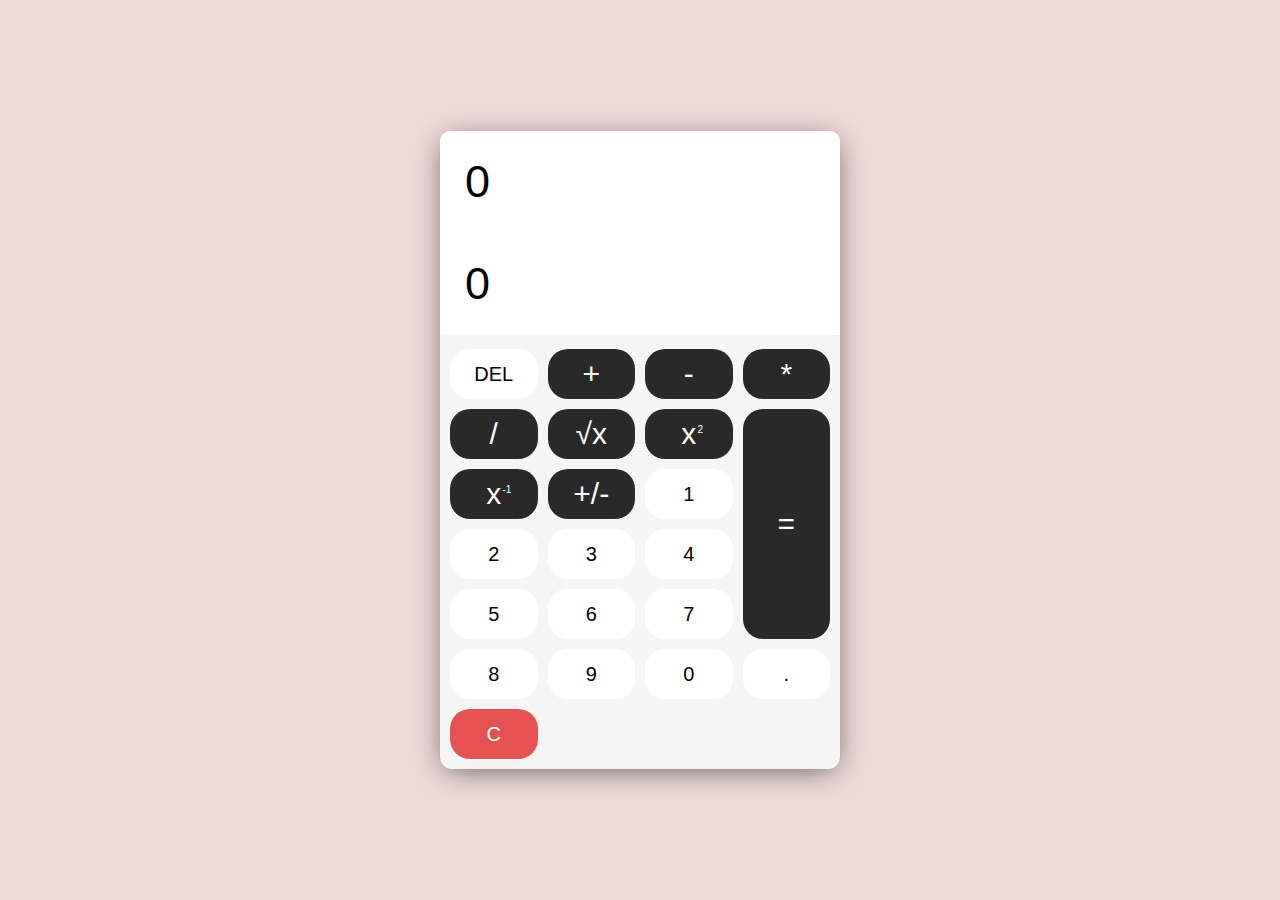
<file: calculator/index.html>
<!DOCTYPE html>
<html lang="en">
  <head>
    <meta charset="UTF-8" />
    <meta name="viewport" content="width=device-width, initial-scale=1.0" />
    <title>Basic Calculator</title>
    <link rel="icon" type="image/png" href="icon.png" />
    <link rel="stylesheet" href="style.css" />
  </head>
  <body>
    <div class="calculator">
      <div class="calculator-display">
        <h1>0</h1>
        <div></div>
        <h1>0</h1>
      </div>
      <div class="calculator-button">
        <button class="delete" value="DEL">DEL</button>
        <button class="operator" value="+">+</button>
        <button class="operator" value="-">-</button>
        <button class="operator" value="*">*</button>
        <button class="operator" value="/">/</button>
        <button class="operation" value="sqrt">&radic;x</button>
        <button class="operation" value="sqr">x<span class="upper">2</span></button>
        <button class="operation" value="^-1">x<span class="upper">-1</span></button>
        <button class="plusOrMinus" value="+/-">+/-</button>


        <button value="1">1</button>
        <button value="2">2</button>
        <button value="3">3</button>

        <button value="4">4</button>
        <button value="5">5</button>
        <button value="6">6</button>

        <button value="7">7</button>
        <button value="8">8</button>
        <button value="9">9</button>

        <button value="0">0</button>
        <button class="decimal" value=".">.</button>
        <button class="clear" id="clear-btn">C</button>
        <button class="equal-sign operator" value="=">=</button>
      </div>
    </div>
    <!-- Script -->
    <script src="script.js"></script>
  </body>
</html>
</file>
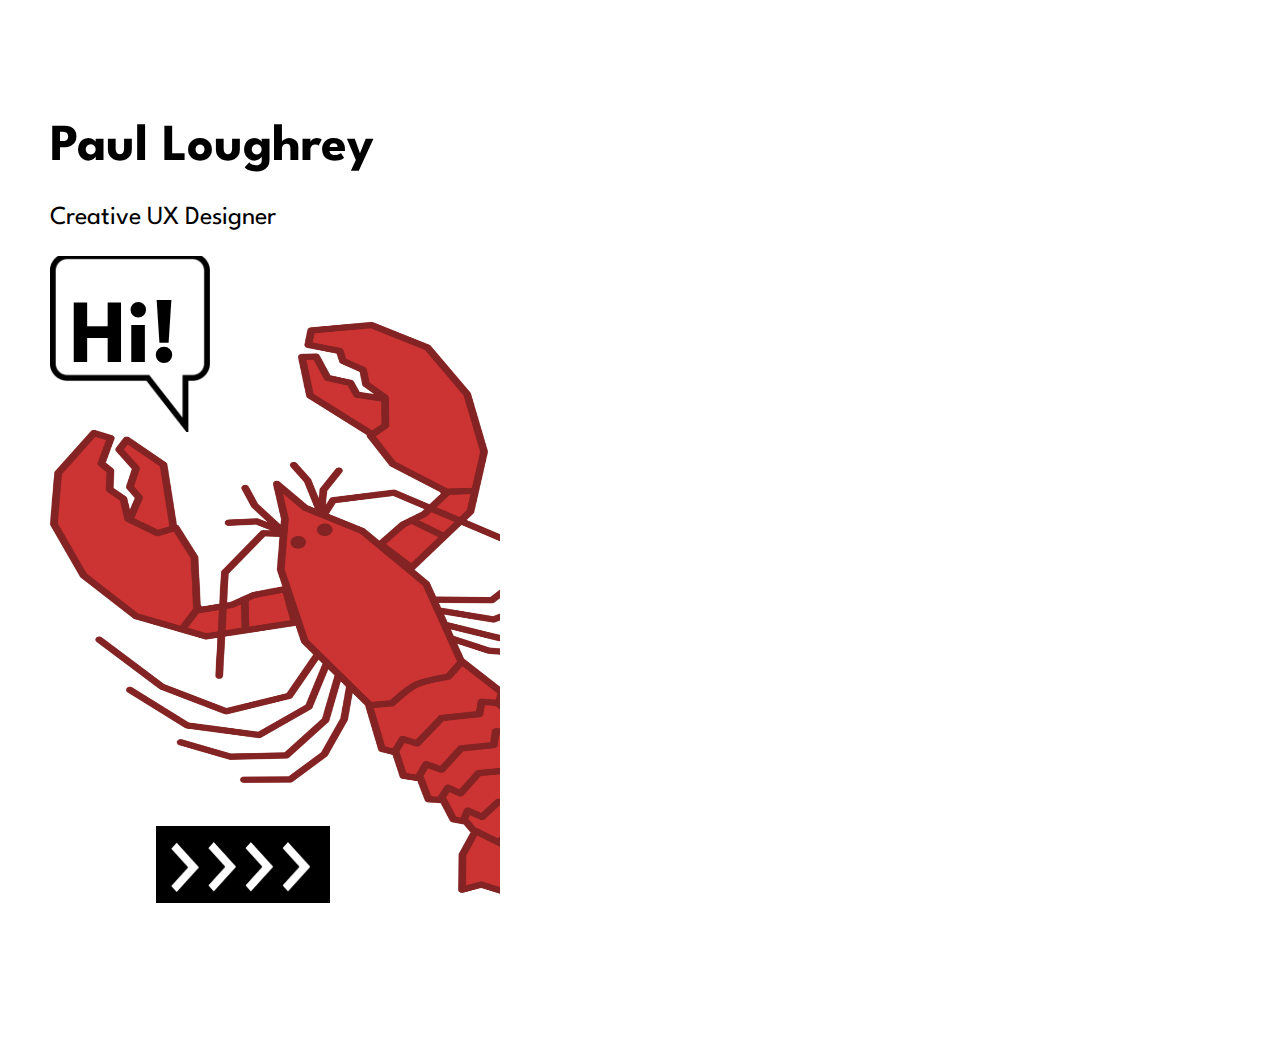
<file: lab1/index.html>
<!DOCTYPE html>
<html lang="en">

<head>
    <meta charset="UTF-8">
    <meta http-equiv="X-UA-Compatible" content="IE=edge">
    <meta name="viewport" content="width=device-width, initial-scale=1.0">
    <title>Splash</title>
    <link rel="stylesheet" href="style.css">
    <link rel="preconnect" href="https://fonts.googleapis.com">
    <link rel="preconnect" href="https://fonts.gstatic.com" crossorigin>
    <link href="https://fonts.googleapis.com/css2?family=League+Spartan:wght@400;600;800&display=swap" rel="stylesheet">
</head>

<body>
    <div class="splash">
        <div class="container">
            <h1 class="text_one">Paul Loughrey</h1>
            <p class="text">Creative UX Designer</p>
            <div class="shape">
                <p class="message">
                    Hi!
                </p>
            </div>
            <img class="lobster" src="./img/lobster1.png" alt="lobster">
            <a href="index2.html">
                <div class="form">
                    <img class="arrows" src="./img/Group 1.png" alt="">
                </div>
            </a>
        </div>
    </div>
</body>

</html>
</file>
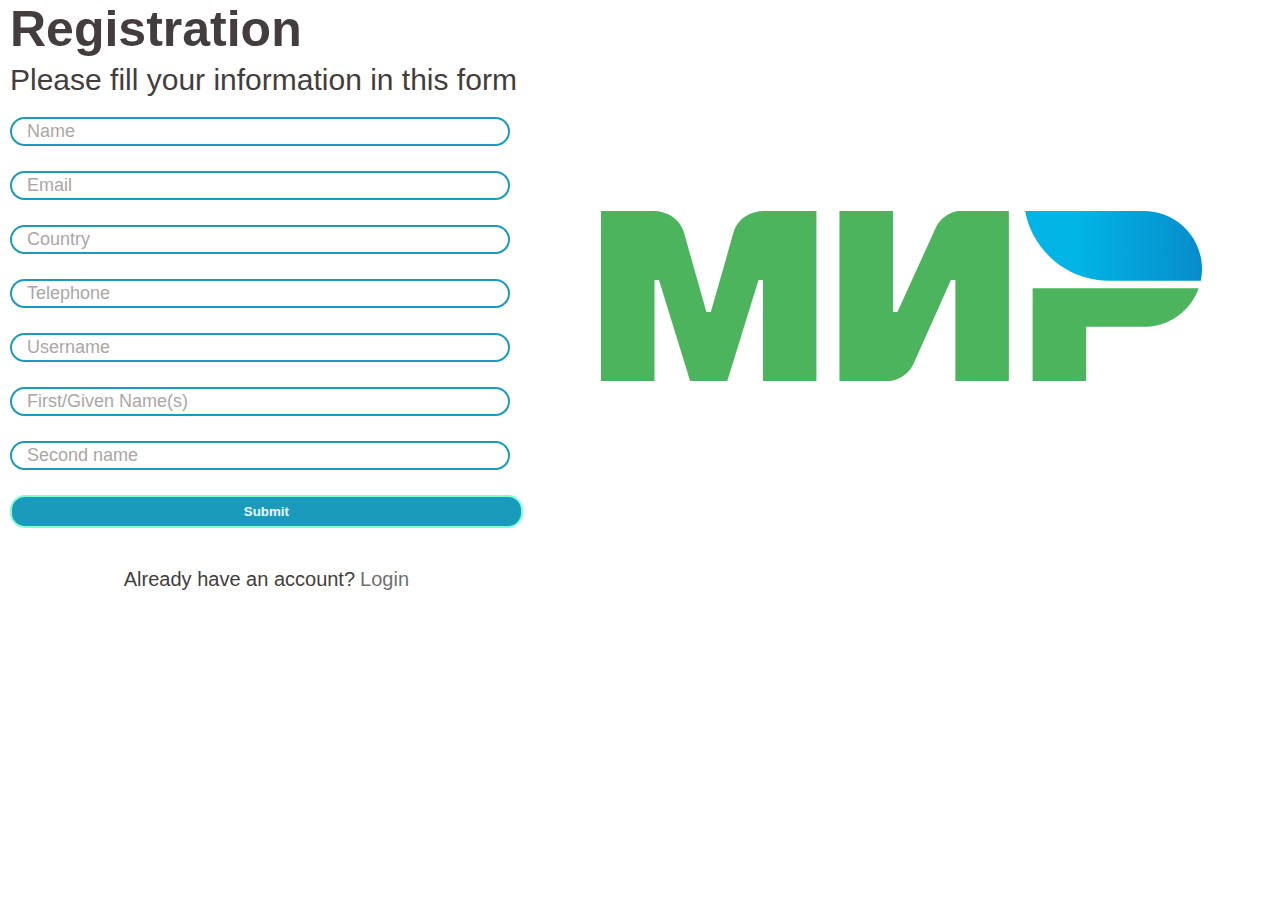
<file: lab2/index.html>
<!DOCTYPE html>
<html lang="en">

<head>
    <meta charset="UTF-8">
    <meta http-equiv="X-UA-Compatible" content="IE=edge">
    <meta name="viewport" content="width=device-width, initial-scale=1.0">
    <title>Registration</title>
    <link rel="stylesheet" href="style.css">
</head>

<body>
    <div class="wrapper">
        <div class="container">
            <h1 class="register">Registration</h1>
            <p class="add_info">Please fill your information in this form</p>
            <div class="personal_info">
                <div class="name">
                    <input type="text" name="name" size="20" placeholder="Name" class="info">
                </div>
                <div class="email"><input type="email" name="email" size="20" placeholder="Email" class="info">
                </div>
                <div class="country"><input type="text" name="country" size="20" placeholder="Country" class="info">
                </div>
                <div class="telephone"><input type="text" name="telephone" size="20" placeholder="Telephone"
                        class="info">
                </div>
                <div class="username"><input type="text" name="username" size="20" placeholder="Username" class="info">
                </div>
                <div class="first_name"><input type="text" name="first_name" size="20" placeholder="First/Given Name(s)"
                        class="info">
                </div>
                <div class="second_name"><input type="text" name="second_name" size="20" placeholder="Second name"
                        class="info">
                </div>
                <button class="submit">Submit</button>
            </div>
            <div class="login">
                <p>Already have an account?</p>
                <a class="link"
                    href="https://vk.com/al.lepinsky?z=photo557118163_457241715%2Falbum557118163_0%2Frev">Login</a>
            </div>
        </div>
        <div class="logo">
            <img src="./images/mir-logo.svg" alt="">
        </div>
    </div>
    <div class="users">

    </div>
    <script src="./js/usersInterface.js"></script>
    <script src="./js/users.js"></script>
    <script src="./js/index.js"></script>
</body>

</html>
</file>
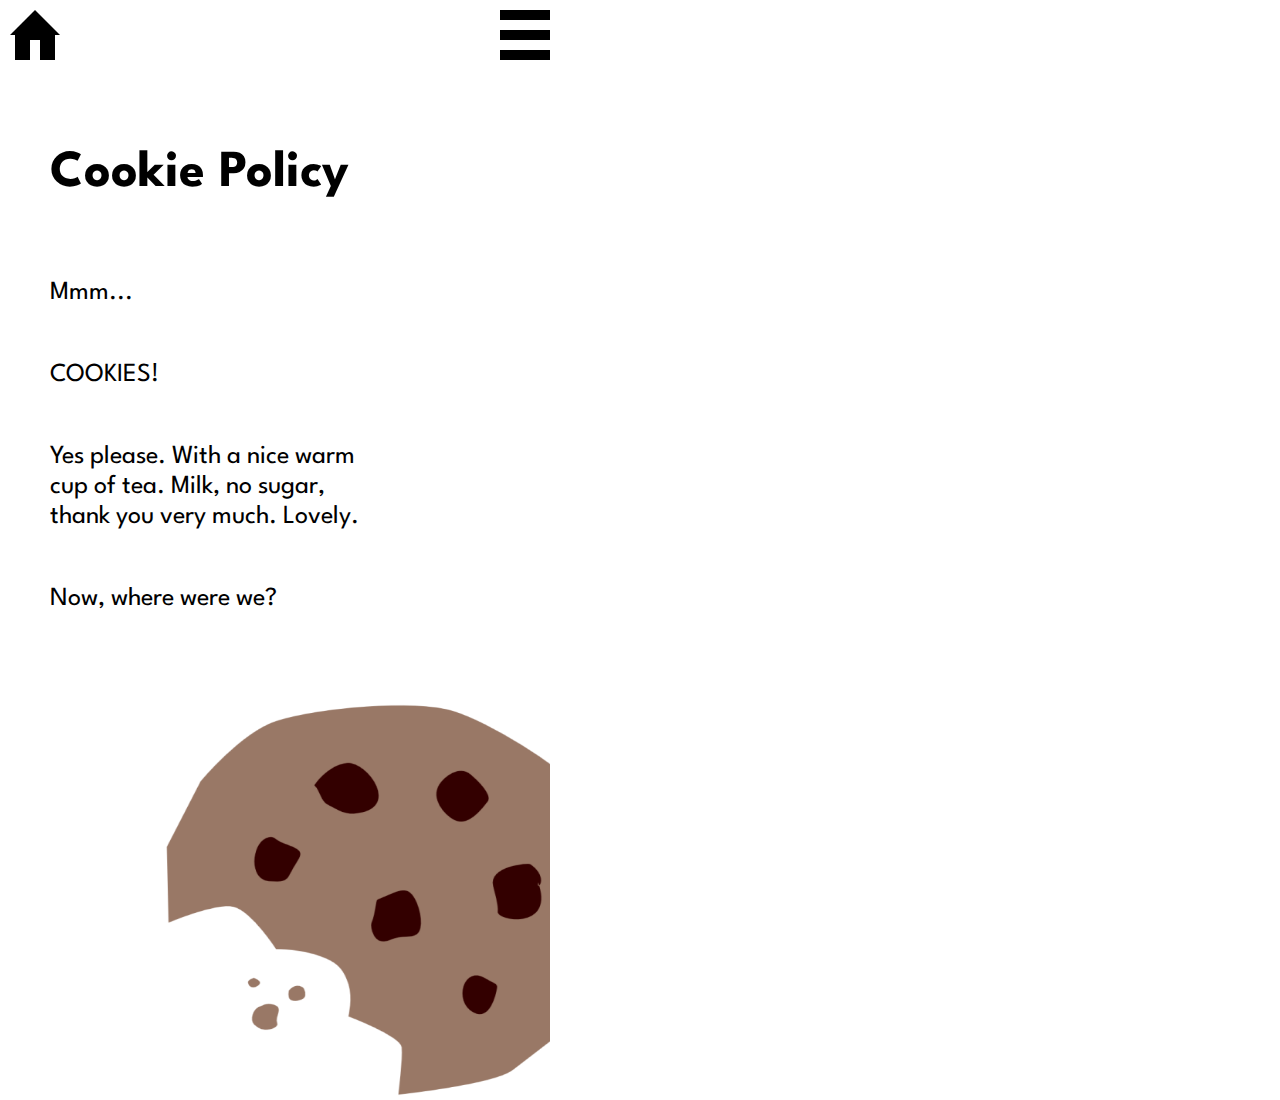
<file: lab1/index10.html>
<!DOCTYPE html>
<html lang="en">

<head>
    <meta charset="UTF-8">
    <meta http-equiv="X-UA-Compatible" content="IE=edge">
    <meta name="viewport" content="width=device-width, initial-scale=1.0">
    <title>Splash</title>
    <link rel="stylesheet" href="style3.css">
    <link rel="preconnect" href="https://fonts.googleapis.com">
    <link rel="preconnect" href="https://fonts.gstatic.com" crossorigin>
    <link href="https://fonts.googleapis.com/css2?family=League+Spartan:wght@400;600;800&display=swap" rel="stylesheet">
</head>

<body>
    <div class="splash">
        <div class="container">
            <a href="index.html">
                <div>
                    <img class="house" src="./img/house.png" style="width: 50px;" alt="">
                </div> 
            </a>
            <a href="index2.html">
                <div>
                    <img class="list" src="./img/Component 1.png" style="width: 50px;" alt="">
                </div>
            </a>
            <h1 class="text_2">Cookie Policy</h1>
            <div class="text">
                <p>Mmm...</p>
                <p>COOKIES!</p>
                <p>Yes please. With a nice warm<br>
                cup of tea. Milk, no sugar,<br>
                thank you very much. Lovely. </p>
                <p>Now, where were we? </p>
            </div>
            <img class="Cookie" src="./img/cookie 1.png" alt="">
        </div>
    </div>
</body>
</html>
</file>
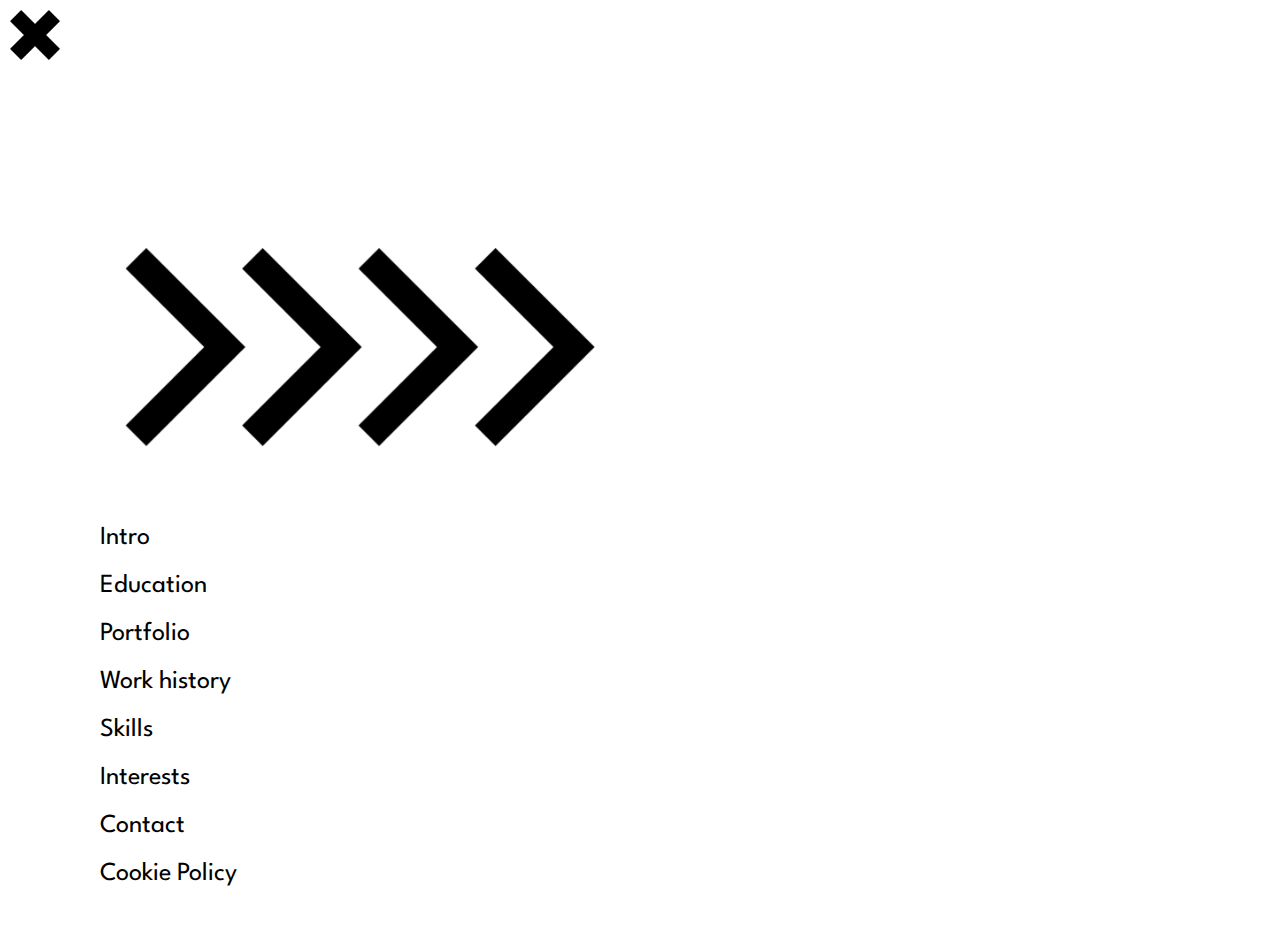
<file: lab1/index2.html>
<!DOCTYPE html>
<html lang="en">

<head>
    <meta charset="UTF-8">
    <meta http-equiv="X-UA-Compatible" content="IE=edge">
    <meta name="viewport" content="width=device-width, initial-scale=1.0">
    <title>Splash</title>
    <link rel="stylesheet" href="style2.css">
    <link rel="preconnect" href="https://fonts.googleapis.com">
    <link rel="preconnect" href="https://fonts.gstatic.com" crossorigin>
    <link href="https://fonts.googleapis.com/css2?family=League+Spartan:wght@400;600;800&display=swap" rel="stylesheet">
</head>

<body>
    <div class="splash">
        <div class="container">
            <a href="index.html">
                <div>
                    <img class="cross" src="./img/Cross.png" style="width: 50px;" alt="">
                </div> 
            </a>
            <a href="index3.html">
                 <div>
                    <img class="link_one" src="./img/page2.png" style="width: 500px;" alt="">
                </div>
            </a>
            <div class="link">
            <p>
            <a href="index3.html">Intro
            </a> <br> <br>
            <a href="index4.html">Education
            </a> <br> <br>
            <a href="index5.html">Portfolio
            </a> <br> <br>
            <a href="index6.html">Work history
            </a> <br> <br>
            <a href="index7.html">Skills
            </a> <br> <br>
            <a href="index8.html">Interests
            </a> <br> <br>
            <a href="index9.html">Contact
            </a> <br> <br>
            <a href="index10.html">Cookie Policy
            </a> <br> <br>
            </p>
        </div>
    </div>
    </div>
</body>

</html>
</file>
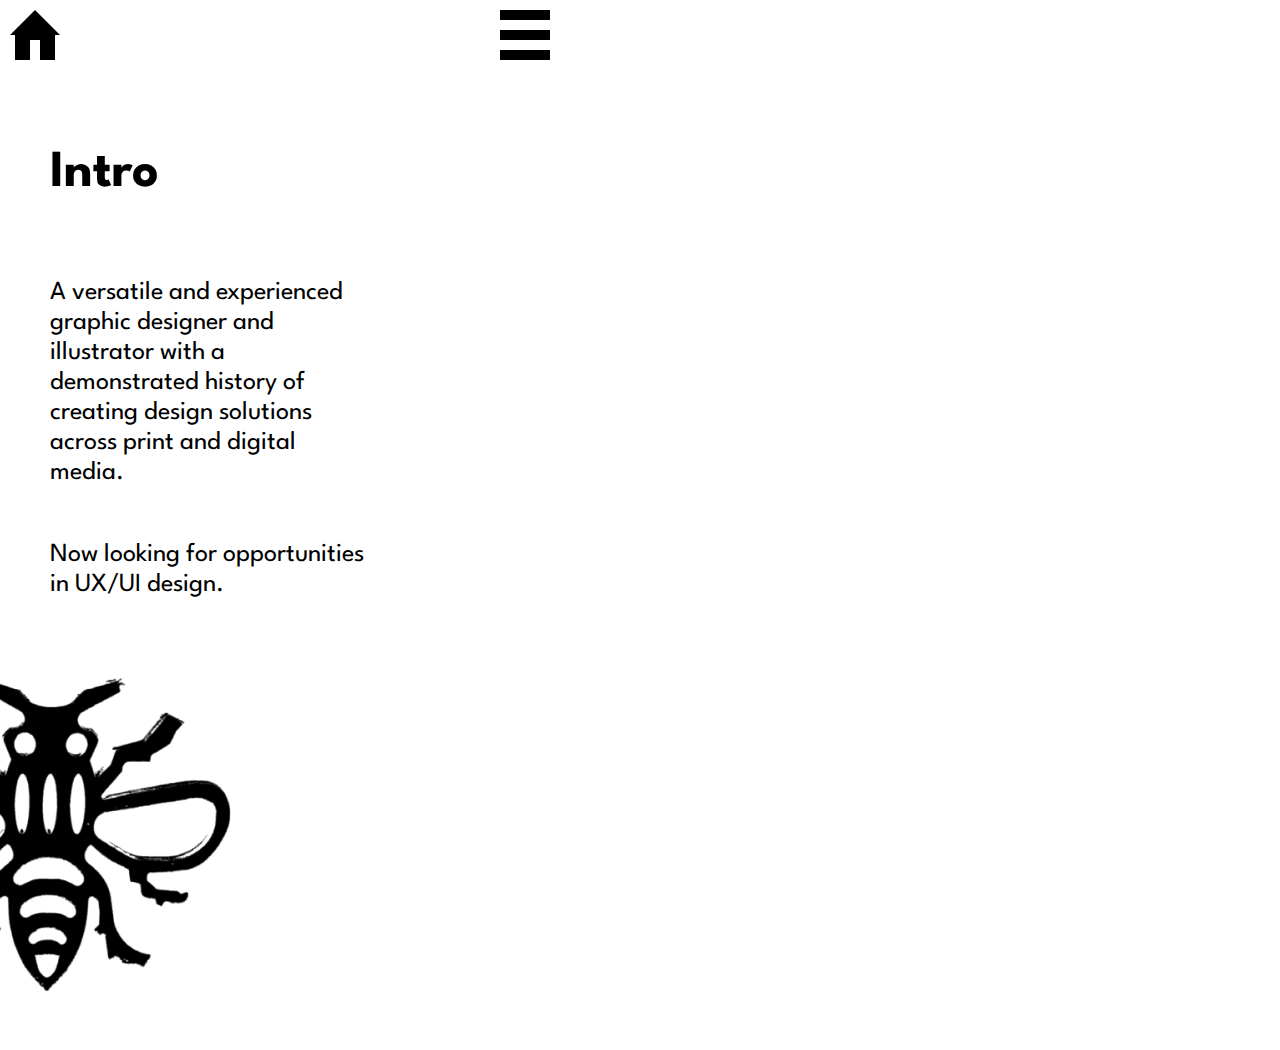
<file: lab1/index3.html>
<!DOCTYPE html>
<html lang="en">

<head>
    <meta charset="UTF-8">
    <meta http-equiv="X-UA-Compatible" content="IE=edge">
    <meta name="viewport" content="width=device-width, initial-scale=1.0">
    <title>Splash</title>
    <link rel="stylesheet" href="style3.css">
    <link rel="preconnect" href="https://fonts.googleapis.com">
    <link rel="preconnect" href="https://fonts.gstatic.com" crossorigin>
    <link href="https://fonts.googleapis.com/css2?family=League+Spartan:wght@400;600;800&display=swap" rel="stylesheet">
</head>

<body>
    <div class="splash">
        <div class="container">
            <a href="index.html">
                <div>
                    <img class="house" src="./img/house.png" style="width: 50px;" alt="">
                </div>
            </a>
            <a href="index2.html">
                <div>
                    <img class="list" src="./img/Component 1.png" style="width: 50px;" alt="">
                </div>
            </a>
            <h1 class="text_2">Intro</h1>
            <div class="text">
                <p>A versatile and experienced <br>
                graphic designer and <br>
                illustrator with a <br>
                demonstrated history of <br>
                creating design solutions <br>
                across print and digital <br>
                media. <br> </p>
                <p> Now looking for opportunities <br>
                in UX/UI design.</p>
            </div>
            <img class="bee" src="./img/bee 1.png" alt="">

        </div>
    </div>
</body>
</html>
</file>
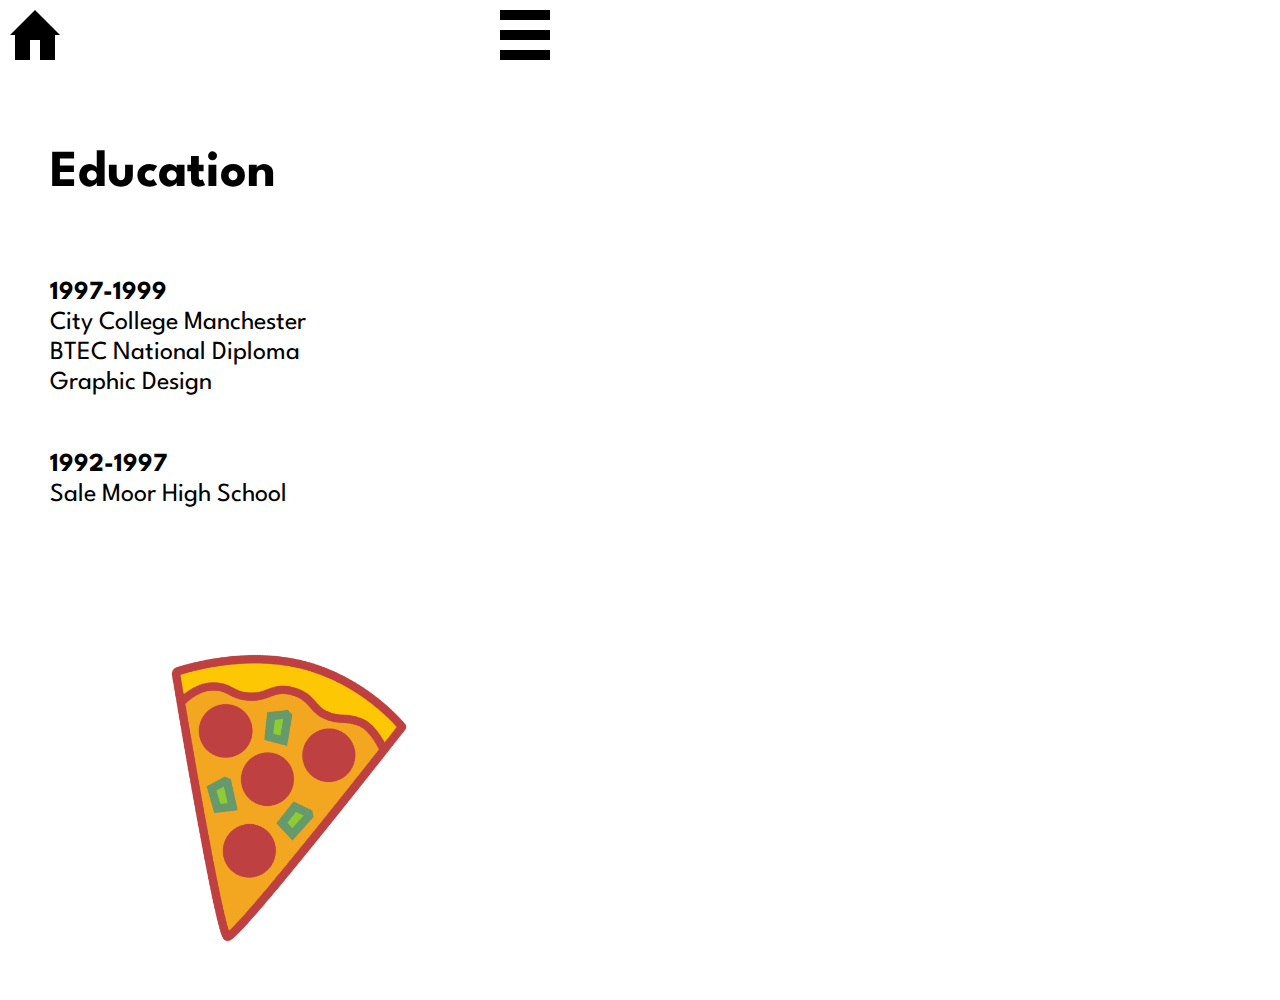
<file: lab1/index4.html>
<!DOCTYPE html>
<html lang="en">

<head>
    <meta charset="UTF-8">
    <meta http-equiv="X-UA-Compatible" content="IE=edge">
    <meta name="viewport" content="width=device-width, initial-scale=1.0">
    <title>Splash</title>
    <link rel="stylesheet" href="style3.css">
    <link rel="preconnect" href="https://fonts.googleapis.com">
    <link rel="preconnect" href="https://fonts.gstatic.com" crossorigin>
    <link href="https://fonts.googleapis.com/css2?family=League+Spartan:wght@400;600;800&display=swap" rel="stylesheet">
</head>

<body>
    <div class="splash">
        <div class="container">
            <a href="index.html">
                <div>
                    <img class="house" src="./img/house.png" style="width: 50px;" alt="">
                </div> 
            </a>
            <a href="index2.html">
                <div>
                    <img class="list" src="./img/Component 1.png" style="width: 50px;" alt="">
                </div>
            </a>
            <h1 class="text_2">Education</h1>
            <div class="text">
                <p> <b>1997-1999</b> <br>
                City College Manchester <br>
                BTEC National Diploma <br>
                Graphic Design </p>
                <p> <b>1992-1997</b> <br>
                Sale Moor High School <br> </p>
            </div>
            <img class="pizza" src="./img/pizza 1.png" alt="">
        </div>
    </div>
</body>
</html>
</file>
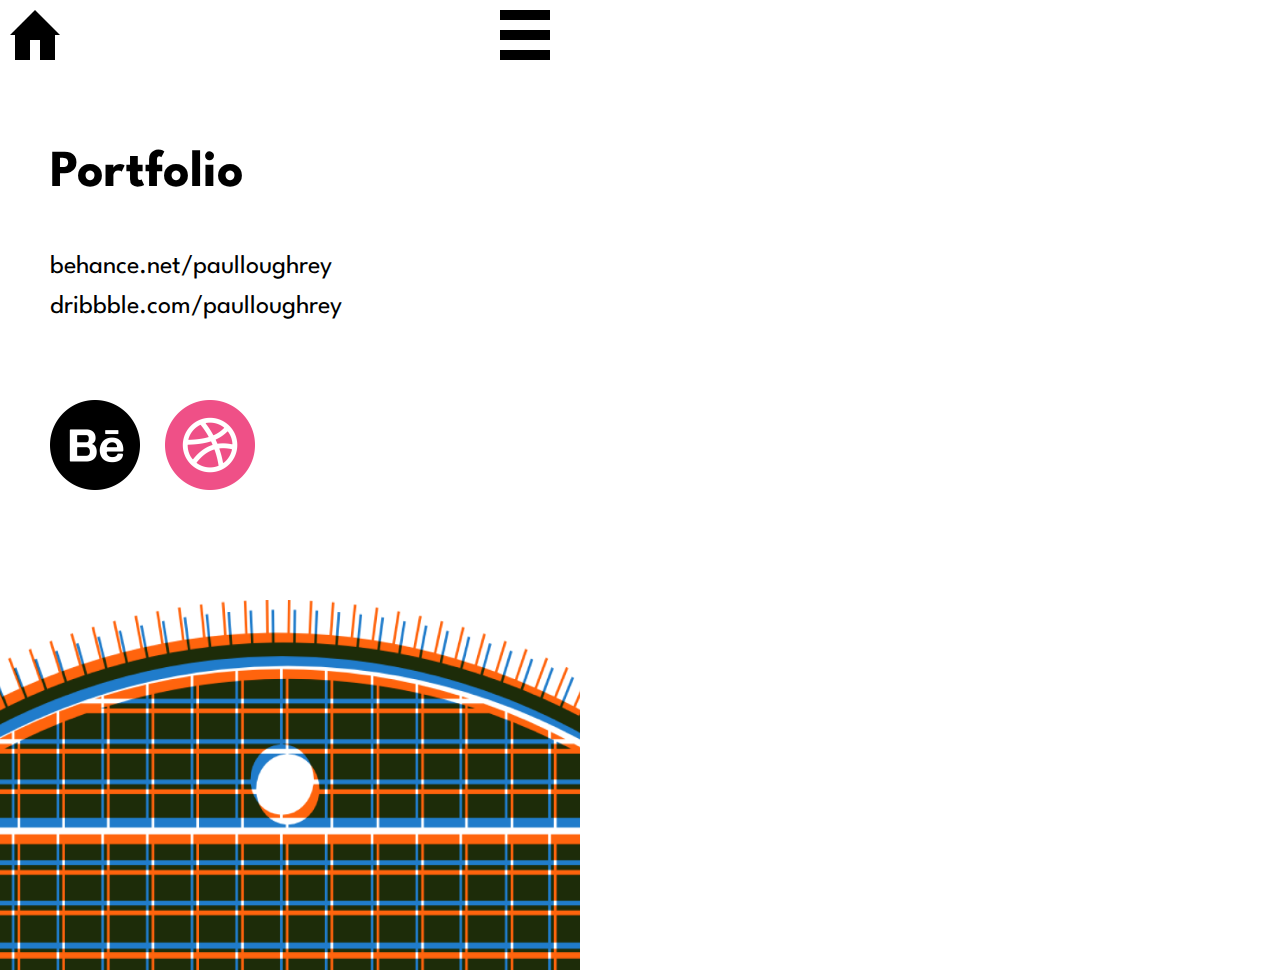
<file: lab1/index5.html>
<!DOCTYPE html>
<html lang="en">

<head>
    <meta charset="UTF-8">
    <meta http-equiv="X-UA-Compatible" content="IE=edge">
    <meta name="viewport" content="width=device-width, initial-scale=1.0">
    <title>Splash</title>
    <link rel="stylesheet" href="style3.css">
    <link rel="preconnect" href="https://fonts.googleapis.com">
    <link rel="preconnect" href="https://fonts.gstatic.com" crossorigin>
    <link href="https://fonts.googleapis.com/css2?family=League+Spartan:wght@400;600;800&display=swap" rel="stylesheet">
</head>

<body>
    <div class="splash">
        <div class="container">
            <a href="index.html">
                <div>
                    <img class="house" src="./img/house.png" style="width: 50px;" alt="">
                </div> 
            </a>
            <a href="index2.html">
                <div>
                    <img class="list" src="./img/Component 1.png" style="width: 50px;" alt="">
                </div>
            </a>
            <h1 class="text_2">Portfolio</h1>
            <a href="behance.net/paulloughrey">
                <div class="text">behance.net/paulloughrey
                </div>
            </a>
            <a href="dribbble.com/paulloughrey">
                <div class="text">dribbble.com/paulloughrey
                </div>
            </a>
            <img class="behance" src="./img/behance 3.png" alt="">
            <img class="dribbble" src="./img/dribbble 2.png" alt="">
            <img class="group" src="./img/Group.png" alt="">
        </div>
    </div>
</body>
</html>
</file>
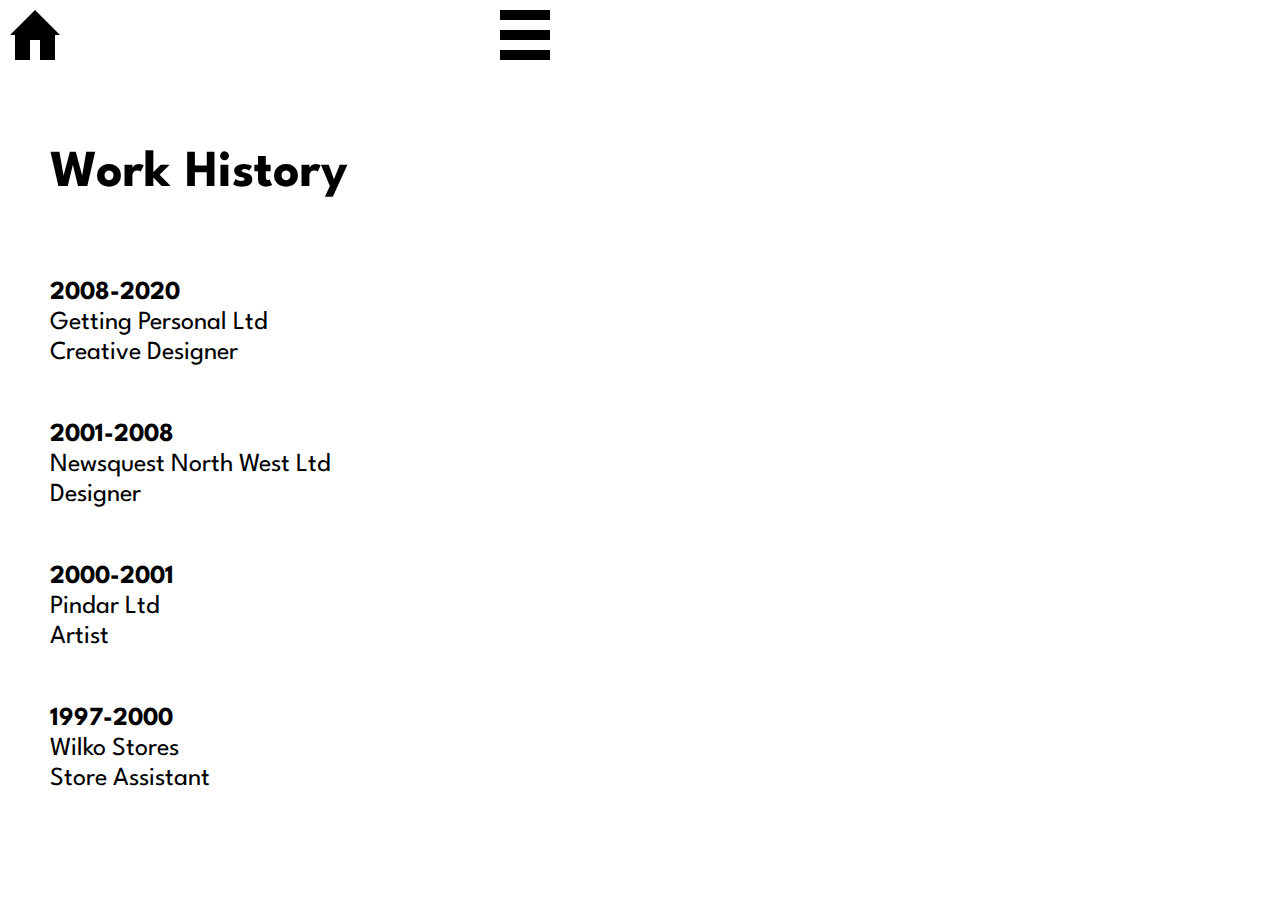
<file: lab1/index6.html>
<!DOCTYPE html>
<html lang="en">

<head>
    <meta charset="UTF-8">
    <meta http-equiv="X-UA-Compatible" content="IE=edge">
    <meta name="viewport" content="width=device-width, initial-scale=1.0">
    <title>Splash</title>
    <link rel="stylesheet" href="style3.css">
    <link rel="preconnect" href="https://fonts.googleapis.com">
    <link rel="preconnect" href="https://fonts.gstatic.com" crossorigin>
    <link href="https://fonts.googleapis.com/css2?family=League+Spartan:wght@400;600;800&display=swap" rel="stylesheet">
</head>

<body>
    <div class="splash">
        <div class="container">
            <a href="index.html">
                <div>
                    <img class="house" src="./img/house.png" style="width: 50px;" alt="">
                </div> 
            </a>
            <a href="index2.html">
                <div>
                    <img class="list" src="./img/Component 1.png" style="width: 50px;" alt="">
                </div>
            </a>
            <h1 class="text_2">Work History</h1>
            <div class="text">
                <p> <b>2008-2020</b> <br>
                Getting Personal Ltd <br>
                Creative Designer </p>
                <p> <b>2001-2008</b> <br>
                Newsquest North West Ltd <br> 
                Designer </p>
                <p> <b>2000-2001</b> <br>
                Pindar Ltd <br> 
                Artist </p>
                <p> <b>1997-2000</b> <br>
                Wilko Stores <br> 
                Store Assistant </p>
            </div>
        </div>
    </div>
</body>
</html>
</file>
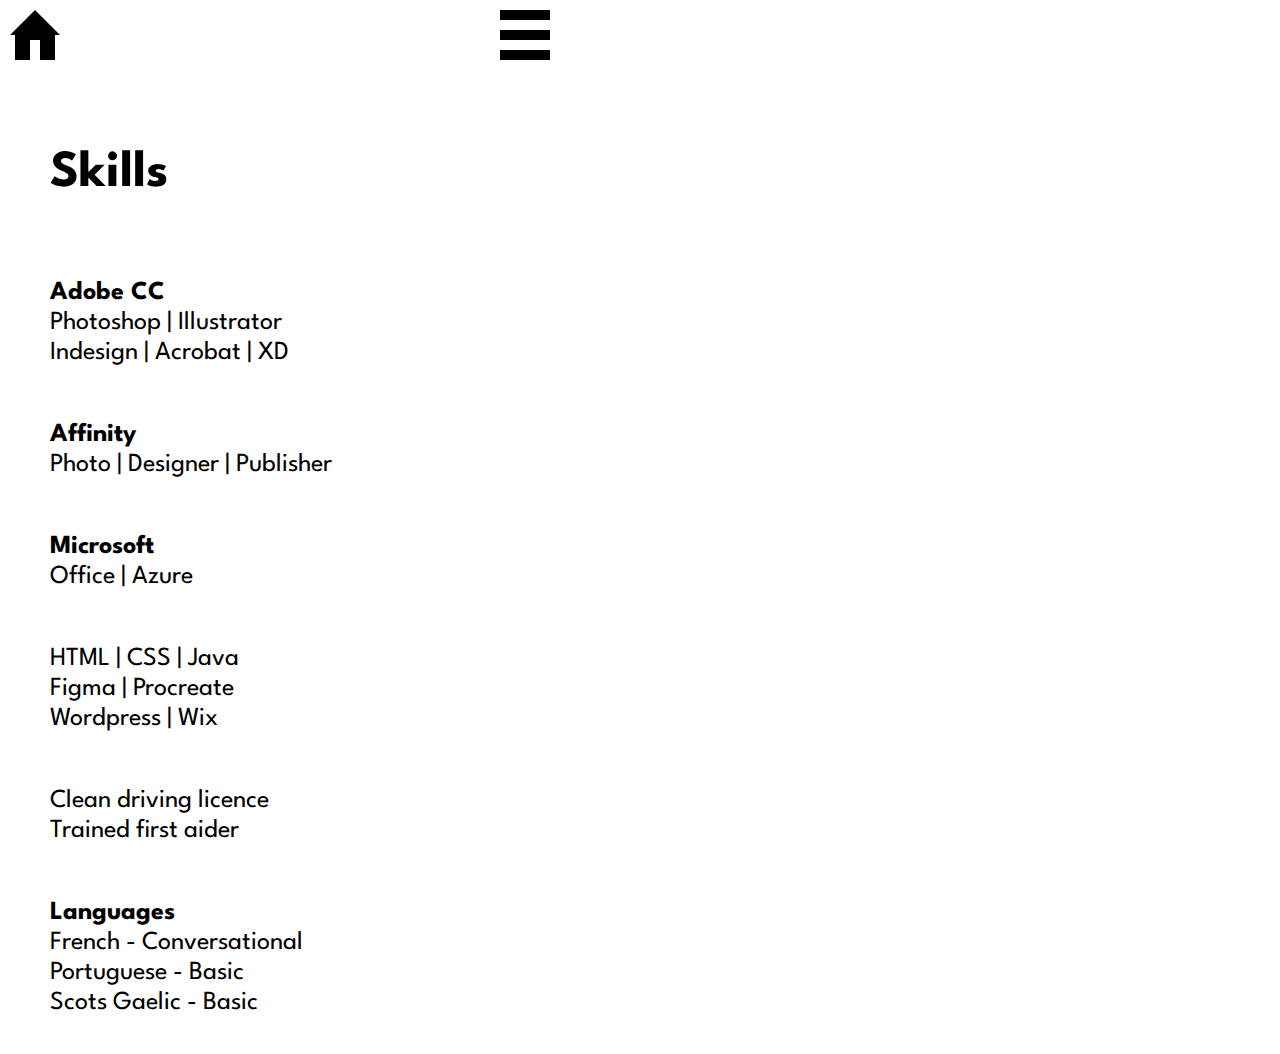
<file: lab1/index7.html>
<!DOCTYPE html>
<html lang="en">

<head>
    <meta charset="UTF-8">
    <meta http-equiv="X-UA-Compatible" content="IE=edge">
    <meta name="viewport" content="width=device-width, initial-scale=1.0">
    <title>Splash</title>
    <link rel="stylesheet" href="style3.css">
    <link rel="preconnect" href="https://fonts.googleapis.com">
    <link rel="preconnect" href="https://fonts.gstatic.com" crossorigin>
    <link href="https://fonts.googleapis.com/css2?family=League+Spartan:wght@400;600;800&display=swap" rel="stylesheet">
</head>

<body>
    <div class="splash">
        <div class="container">
            <a href="index.html">
                <div>
                    <img class="house" src="./img/house.png" style="width: 50px;" alt="">
                </div> 
            </a>
            <a href="index2.html">
                <div>
                    <img class="list" src="./img/Component 1.png" style="width: 50px;" alt="">
                </div>
            </a>
            <h1 class="text_2">Skills</h1>
            <div class="text">
                <p> <b>Adobe CC</b> <br>
                Photoshop | Illustrator <br>
                Indesign | Acrobat | XD </p>
                <p> <b>Affinity</b> <br>
                Photo | Designer | Publisher</p>
                <p> <b>Microsoft</b> <br>
                Office | Azure </p>
                <p>
                HTML | CSS | Java <br>
                Figma | Procreate <br>
                Wordpress | Wix </p>
                <p>
                Clean driving licence <br>
                Trained first aider </p>
                <p> <b>Languages</b> <br>
                French - Conversational <br> 
                Portuguese - Basic <br>
                Scots Gaelic - Basic </p>
            </div>
        </div>
    </div>
</body>
</html>
</file>
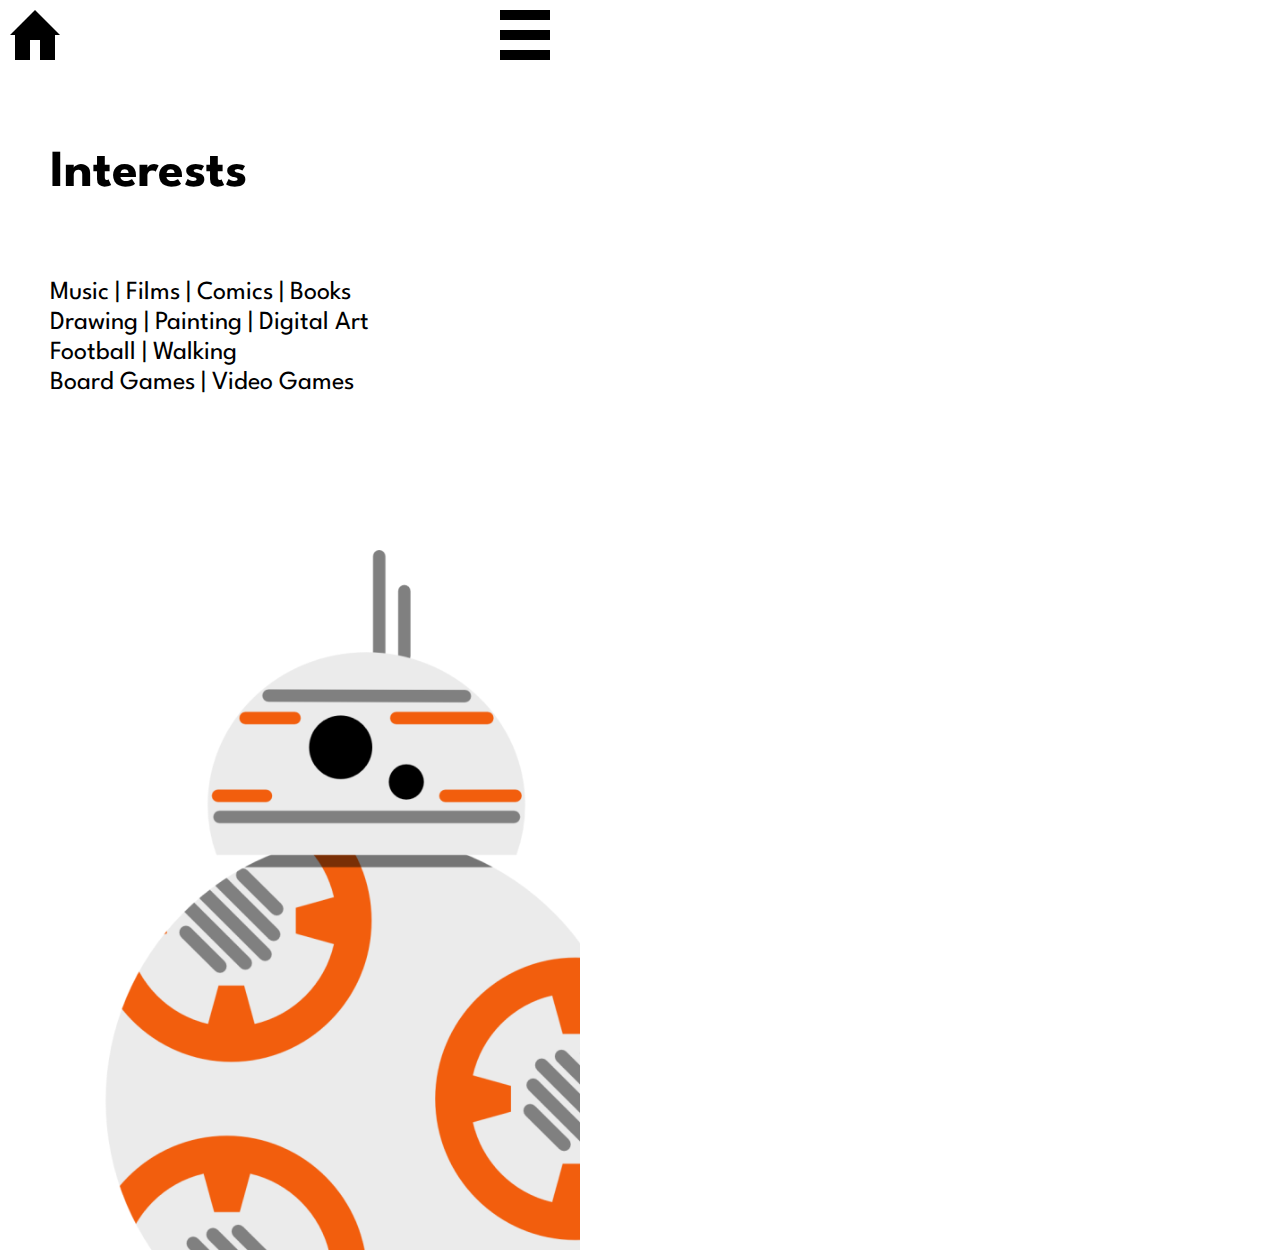
<file: lab1/index8.html>
<!DOCTYPE html>
<html lang="en">

<head>
    <meta charset="UTF-8">
    <meta http-equiv="X-UA-Compatible" content="IE=edge">
    <meta name="viewport" content="width=device-width, initial-scale=1.0">
    <title>Splash</title>
    <link rel="stylesheet" href="style3.css">
    <link rel="preconnect" href="https://fonts.googleapis.com">
    <link rel="preconnect" href="https://fonts.gstatic.com" crossorigin>
    <link href="https://fonts.googleapis.com/css2?family=League+Spartan:wght@400;600;800&display=swap" rel="stylesheet">
</head>

<body>
    <div class="splash">
        <div class="container">
            <a href="index.html">
                <div>
                    <img class="house" src="./img/house.png" style="width: 50px;" alt="">
                </div> 
            </a>
            <a href="index2.html">
                <div>
                    <img class="list" src="./img/Component 1.png" style="width: 50px;" alt="">
                </div>
            </a>
            <h1 class="text_2">Interests</h1>
            <div class="text">
                <p>Music | Films | Comics | Books <br>
                Drawing | Painting | Digital Art <br>
                Football | Walking <br>
                Board Games | Video Games </p>
            </div>
            <img class="bb8" src="./img/bb8 1.png" alt="">
        </div>
    </div>
</body>
</html>
</file>
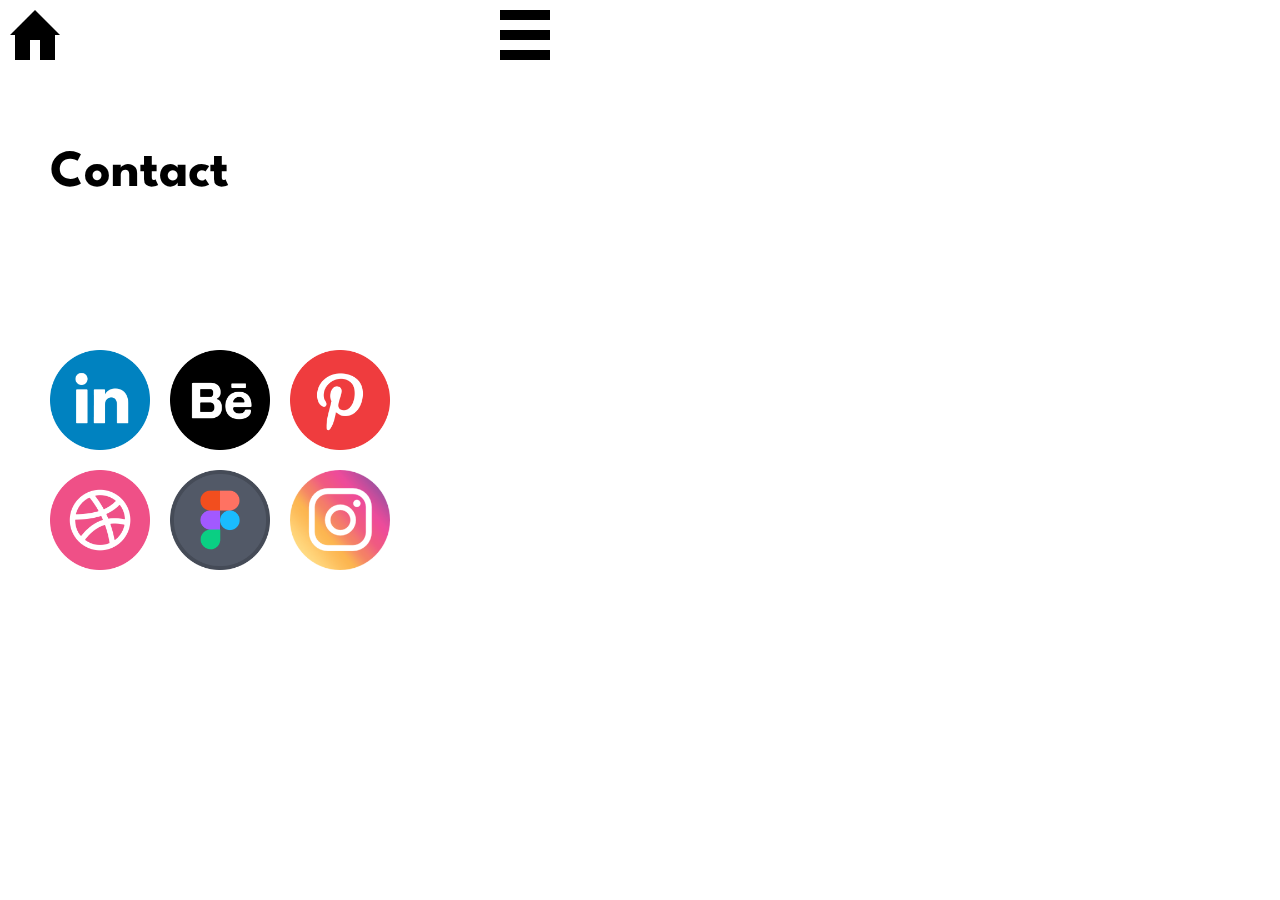
<file: lab1/index9.html>
<!DOCTYPE html>
<html lang="en">

<head>
    <meta charset="UTF-8">
    <meta http-equiv="X-UA-Compatible" content="IE=edge">
    <meta name="viewport" content="width=device-width, initial-scale=1.0">
    <title>Splash</title>
    <link rel="stylesheet" href="style3.css">
    <link rel="preconnect" href="https://fonts.googleapis.com">
    <link rel="preconnect" href="https://fonts.gstatic.com" crossorigin>
    <link href="https://fonts.googleapis.com/css2?family=League+Spartan:wght@400;600;800&display=swap" rel="stylesheet">
</head>

<body>
    <div class="splash">
        <div class="container">
            <a href="index.html">
                <div>
                    <img class="house" src="./img/house.png" style="width: 50px;" alt="">
                </div> 
            </a>
            <a href="index2.html">
                <div>
                    <img class="list" src="./img/Component 1.png" style="width: 50px;" alt="">
                </div>
            </a>
            <h1 class="text_2">Contact</h1>
            <a href="https://www.linkedin.com/">
                <div>
                    <img class="linkedin" src="./img/linkedin 1.png" alt="">
                </div>
            <a href="behance.net/paulloughrey">
                <div>
                    <img class="be" src="./img/behance 3.png" alt="">
                </div>
            <a href="https://www.pinterest.com/">
                <div>
                    <img class="p" src="./img/p.png" alt="">
                </div>
            <a href="https://www.dribbble.com">
                <div>
                    <img class="dr" src="./img/dribbble 2.png" alt="">
                </div>
            <a href="https://www.Figma.com/">
                <div>
                    <img class="p1" src="./img/p1.png" alt="">
                </div>
            <a href="https://www.Instagram.com/">
                <div>
                    <img class="inst" src="./img/Instagram 1.png" alt="">
                </div>
            </a>
        </div>
    </div>
</body>
</html>
</file>
<file: calculator/style.css>
html {
  box-sizing: border-box;
}

body {
  margin: 0;
  min-height: 100vh;
  display: flex;
  justify-content: center;
  align-items: center;
  background: rgb(239, 217, 217)
}

.calculator {
  background: whitesmoke;
  width: 400px;
  border-radius: 12px;
  box-shadow: 0 5px 30px -5px rgba(0, 0, 0, 0.6);
}
.calculator-display {
  background: white;
  color: black;
  display: inline-block;
  width: 100%;
  border-radius: 10px 10px 0 0;
}

.calculator-display h1 {
  margin: 0;
  padding: 25px;
  font-size: 45px;
  font-family: 'Lucida Console', sans-serif;
  font-weight: 100;
  overflow-x: auto;
}

.calculator-button {
  display: grid;
  grid-template-columns: repeat(4, 1fr);
  grid-gap: 10px;
  padding: 10px;
}

.equal-sign {
  background: rgb(81, 179, 81);
  color: white;
  grid-column: -2;
  grid-row: 2 / span 4;
}

button {
  position: relative;
  min-height: 50px;
  font-size: 20px;
  font-weight: 100;
  border: none;
  border-radius: 20px;
  cursor: pointer;
  background: rgb(255, 255, 255);
}

button:hover {
  filter: brightness(110%);
}

button:active {
  transform: translateY(2px);
}

button:focus {
  outline: none;
}

.upper {
  position: absolute;
  font-size: 10px;
  left: 60%;
  top: 30%;
}

.operator, .plusOrMinus, .operation {
  background: rgb(42, 41, 41);
  color: white;
  font-size: 30px;
}

.clear {
  background-color: rgb(230, 82, 82);
  color: white;
}

.clear:hover {
  filter: brightness(90%);
}

@media screen and(max-width:600px) {
  .calculator {
    width: 95%;
  }
}
</file>
<file: lab1/style.css>
body {
  display: -webkit-box;
  display: -ms-flexbox;
  display: flex;
  -webkit-box-orient: horizontal;
  -webkit-box-direction: normal;
      -ms-flex-direction: row;
          flex-direction: row;
  -webkit-box-align: center;
      -ms-flex-align: center;
          align-items: center;
  background-image: "background.png";
  margin: 0;
  font-family: 'League Spartan', sans-serif;
  font-size: 26px;
  font-weight: 400;
}

.splash {
  display: -webkit-box;
  display: -ms-flexbox;
  display: flex;
  -webkit-box-orient: vertical;
  -webkit-box-direction: normal;
      -ms-flex-direction: column;
          flex-direction: column;
  margin: 89px 78px 55px 50px;
}

.splash .container {
  width: 467px;
  height: 896px;
}

.splash .container .shape {
  width: 160px;
  height: 176px;
  background: url(./img/Union.png) no-repeat center/cover;
}

.splash .container .shape .message {
  position: absolute;
  width: 152px;
  height: 91px;
  left: 70px;
  top: 200px;
  font-weight: 700;
  font-size: 90px;
  line-height: 101px;
}

.splash .container .lobster {
  position: absolute;
  width: 470px;
  height: 650px;
  left: 30px;
  top: 270px;
}

.splash .container .form {
  position: absolute;
  width: 174px;
  height: 77px;
  left: 150px;
  top: 820px;
  background: #000000;
  border: 6px solid #FFFFFF;
}

.splash .container .form .arrows {
  position: absolute;
  width: 138.57px;
  height: 49.87px;
  left: 15px;
  top: 16px;
}
/*# sourceMappingURL=style.css.map */
</file>
<file: lab2/style.css>
* {
  margin: 0;
  padding: 0;
  -webkit-box-sizing: border-box;
          box-sizing: border-box;
  outline: none;
}

body {
  font-size: 20px;
  font-family: -apple-system, BlinkMacSystemFont, "Segoe UI", Roboto, Oxygen, Ubuntu, Cantarell, "Open Sans", "Helvetica Neue", sans-serif;
  font-weight: 400;
  color: #443d3d;
  background: url(http://bgfons.com/uploads/bones/bones_texture2469.jpg) no-repeat center/cover;
}

.wrapper {
  display: -webkit-box;
  display: -ms-flexbox;
  display: flex;
}

.wrapper .container {
  display: -webkit-box;
  display: -ms-flexbox;
  display: flex;
  -webkit-box-orient: vertical;
  -webkit-box-direction: normal;
      -ms-flex-direction: column;
          flex-direction: column;
  width: 512.8px;
  max-width: 100%;
  margin-left: 10px;
}

.wrapper .container .register {
  margin-bottom: 5px;
  font-size: 50px;
}

.wrapper .container .add_info {
  margin-bottom: 20px;
  font-size: 30px;
}

.wrapper .container .personal_info {
  display: -webkit-box;
  display: -ms-flexbox;
  display: flex;
  -webkit-box-orient: vertical;
  -webkit-box-direction: normal;
      -ms-flex-direction: column;
          flex-direction: column;
  width: 512.8px;
  max-width: 100%;
}

.wrapper .container .personal_info .info {
  background-color: white;
  border: 2px solid #1b9bbb;
  padding: 2px 15px;
  color: #4b4848;
  font-size: large;
  width: 500px;
  max-width: 100%;
  margin-bottom: 25px;
  border-radius: 50px;
}

.wrapper .container .personal_info .info::-webkit-input-placeholder {
  font-size: large;
  color: #aca6a6;
}

.wrapper .container .personal_info .info:-ms-input-placeholder {
  font-size: large;
  color: #aca6a6;
}

.wrapper .container .personal_info .info::-ms-input-placeholder {
  font-size: large;
  color: #aca6a6;
}

.wrapper .container .personal_info .info::placeholder {
  font-size: large;
  color: #aca6a6;
}

.wrapper .container .personal_info .submit {
  border: 2px solid gray;
  padding: 7px 40px;
  border-color: aquamarine;
  border-radius: 15px;
  background-color: #1b9bbb;
  color: aliceblue;
  font-weight: 600;
  -webkit-transition: background-color 0.1s;
  transition: background-color 0.1s;
}

.wrapper .container .personal_info .submit:hover {
  background-color: #116175;
  cursor: pointer;
}

.wrapper .container .login {
  display: -webkit-box;
  display: -ms-flexbox;
  display: flex;
  -webkit-box-pack: center;
      -ms-flex-pack: center;
          justify-content: center;
  margin-top: 40px;
  gap: 5px;
}

.wrapper .container .login .link {
  color: #443d3d;
  text-decoration: none;
  opacity: 0.75;
  -webkit-transition: opacity 0.1s linear;
  transition: opacity 0.1s linear;
}

.wrapper .container .login .link:hover {
  opacity: 1;
}

.wrapper .logo {
  display: -webkit-box;
  display: -ms-flexbox;
  display: flex;
  -webkit-box-pack: center;
      -ms-flex-pack: center;
          justify-content: center;
  -webkit-box-align: center;
      -ms-flex-align: center;
          align-items: center;
  width: 800px;
  max-width: 100%;
}

.wrapper .logo img {
  height: 170px;
}

.users {
  display: -webkit-box;
  display: -ms-flexbox;
  display: flex;
  -webkit-box-orient: horizontal;
  -webkit-box-direction: normal;
      -ms-flex-direction: row;
          flex-direction: row;
  -ms-flex-wrap: wrap;
      flex-wrap: wrap;
  margin: 10px;
}

.users .information {
  margin: 5px;
  color: #343d94;
  font-style: italic;
}

.users button {
  margin: 5px;
  padding: 7px 20px;
  border-radius: 50px;
  border-color: #0f0c0c;
  background-color: transparent;
  color: red;
  font-size: large;
  cursor: pointer;
  -webkit-transition: background-color 0.1s;
  transition: background-color 0.1s;
}

.users button:hover {
  background-color: #615b5b;
}
/*# sourceMappingURL=style.css.map */
</file>
<file: lab1/style3.css>
body {
    background-image: "background.png";
    margin: 0;
    font-family: 'League Spartan', sans-serif;
    font-size: 26px;
    font-weight: 400;
  }
  
a { color: black; text-decoration:none;}

.splash .container .house {
   position: absolute;
   top: 10px;
   left: 10px
  }

.splash .container .list {
    position: absolute;
    top: 10px;
    left: 500px;
  }

.splash .container .text {
    display: -webkit-box;
    display: -ms-flexbox;
    display: flex;
    -webkit-box-orient: vertical;
    -webkit-box-direction: normal;
        -ms-flex-direction: column;
            flex-direction: column;
    line-height: 30px;
    margin: 10px 78px 10px 50px;
  }

.splash .container .text_2 {
    display: -webkit-box;
    display: -ms-flexbox;
    display: flex;
    -webkit-box-orient: vertical;
    -webkit-box-direction: normal;
        -ms-flex-direction: column;
            flex-direction: column;
    margin: 150px 78px 55px 50px;
  }

.splash .container .bee {
    position: absolute;
    width: 268px;
    height: 450px;
    left: 0px;
    top: 600px;
  }

.splash .container .pizza {
    position: absolute;
    width: 324px;
    height: 400px;
    left: 100px;
    top: 600px;
  }

.splash .container .behance {
    position: absolute;
    width: 90px;
    height: 90px;
    top: 400px;
    left: 50px;
  }

.splash .container .dribbble {
    position: absolute;
    width: 90px;
    height: 90px;
    top: 400px;
    left: 165px;
  }

.splash .container .group {
    position: absolute;
    width: 580px;
    height: 370px;
    top: 600px;
    left: 0px;
  }

.splash .container .bb8 {
    position: absolute;
    width: 480px;
    height: 700px;
    left: 100px;
    top: 550px;
  }

  .splash .container .linkedin {
    position: absolute;
    width: 100px;
    left: 50px;
    top: 350px;
  }

.splash .container .be {
    position: absolute;
    width: 100px;
    left: 170px;
    top: 350px;
  }

.splash .container .p {
    position: absolute;
    width: 100px;
    left: 290px;
    top: 350px;
  }

.splash .container .dr {
    position: absolute;
    width: 100px;
    left: 50px;
    top: 470px;
  }

.splash .container .p1 {
    position: absolute;
    width: 100px;
    left: 170px;
    top: 470px;
  }

.splash .container .inst {
    position: absolute;
    width: 100px;
    left: 290px;
    top: 470px;
  }

.splash .container .Cookie {
    position: absolute;
    width: 400px;
    height: 400px;
    left: 150px;
    top: 700px;
  }
</file>
<file: lab1/style2.css>
body {
  background-image: "background.png";
  margin: 0;
  font-family: 'League Spartan', sans-serif;
  font-size: 26px;
  font-weight: 400;
}

a { color: black; text-decoration:none;}

.splash .container .link_one {
  position: absolute;   
  margin: 10px;
  left: 100px;
  top: 200px;
}

.splash .container .cross {
  position: absolute;
  margin: 10px;
}

.splash .container .link {
  position: absolute;
  left: 100px;
  top: 500px;
}
/*# sourceMappingURL=style2.css.map */
</file>
